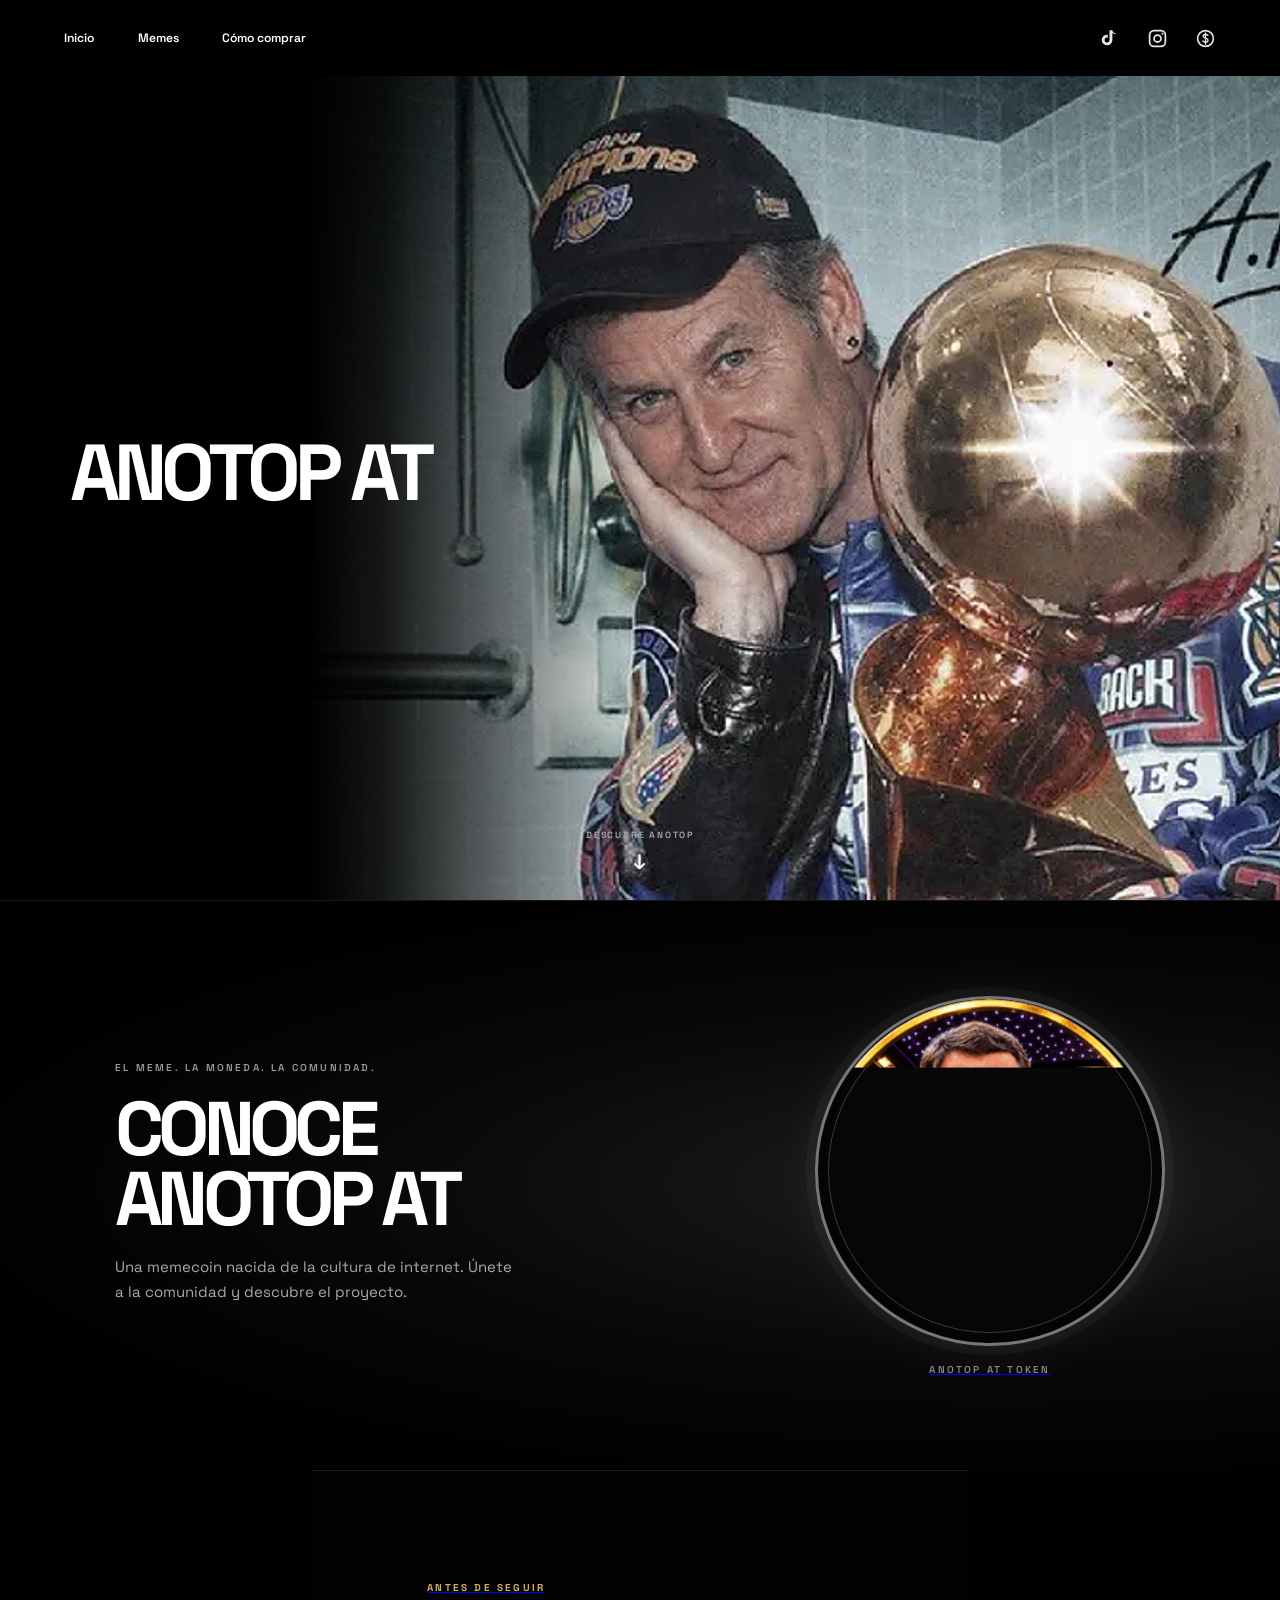
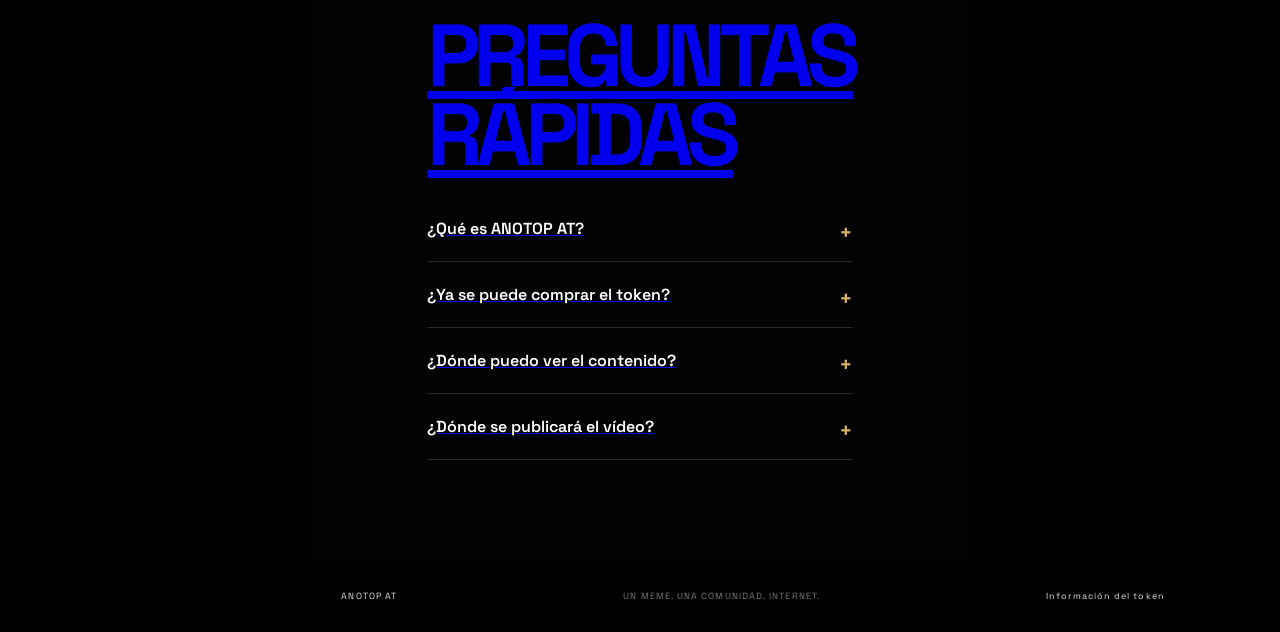
<file: index.html>
<!doctype html>
<html lang="es">
<head>
  <meta charset="utf-8">
  <meta name="viewport" content="width=device-width, initial-scale=1">
  <meta name="theme-color" content="#000000">
  <title>ANOTOP AT | Memecoin</title>
  <link rel="stylesheet" href="style.css">
</head>
<body class="home-page">
  <div class="netflix-intro home-intro" id="siteIntro" aria-hidden="true"><span>ANOTOP AT</span></div>
  <header class="topbar">
    <nav class="topbar-menu" aria-label="Menú principal">
      <a href="index.html" aria-current="page">Inicio</a>
      <a href="memes.html">Memes</a>
      <a href="como-comprar.html">Cómo comprar</a>
    </nav>
      <div class="social-icons" aria-label="Redes sociales y moneda">
        <a href="https://www.tiktok.com/@anotopat19" target="_blank" rel="noopener noreferrer" aria-label="TikTok" title="TikTok">
          <svg viewBox="0 0 24 24" aria-hidden="true"><path d="M19.6 7.2a6.9 6.9 0 0 1-4.3-1.5v8.1a6.1 6.1 0 1 1-5.3-6.1v3.3a2.8 2.8 0 1 0 2 2.7V2.5h3.3c.2 2 1.8 3.7 4.3 4v.7Z" fill="currentColor"/></svg>
        </a>
        <a href="https://www.instagram.com/anotop_at_coin?bqrl=MW5oMmZtZngzb3I4OQ%3D%3D&utm_source=qr" target="_blank" rel="noopener noreferrer" aria-label="Instagram" title="Instagram">
          <svg viewBox="0 0 24 24" aria-hidden="true"><rect x="3" y="3" width="18" height="18" rx="5" fill="none" stroke="currentColor" stroke-width="2"/><circle cx="12" cy="12" r="4" fill="none" stroke="currentColor" stroke-width="2"/><circle cx="17.6" cy="6.5" r="1.2" fill="currentColor"/></svg>
        </a>
        <a class="coin-social-placeholder" href="https://pump.fun/coin/Dm8S5wW4iuFS4UEi1EhR3rmteDWb8hPWJL5Lm1WFpump" target="_blank" rel="noopener noreferrer" aria-label="Comprar o consultar ANOTOP AT en Pump.fun" title="ANOTOP AT en Pump.fun">
          <svg viewBox="0 0 24 24" aria-hidden="true"><circle cx="12" cy="12" r="9" fill="none" stroke="currentColor" stroke-width="1.8"/><path d="M14.8 8.4c-.6-.7-1.5-1-2.7-1-1.7 0-2.8.8-2.8 2s1 1.8 2.8 2.2c1.8.4 2.8 1 2.8 2.3s-1.1 2.2-2.9 2.2c-1.2 0-2.3-.4-3.1-1.3M12 5.5v13" fill="none" stroke="currentColor" stroke-width="1.5" stroke-linecap="round"/></svg>
        </a>
      </div>
  </header>
  <main>
    <section class="hero" aria-label="ANOTOP AT">
      <h1 class="hero-title">ANOTOP AT</h1>
      <img class="hero-image" src="foto.jpg" alt="">
      <a class="hero-scroll" href="#coin-section">DESCUBRE ANOTOP <span>↓</span></a>
    </section>

    <section class="coin-section" id="coin-section">
      <div class="coin-copy">
        <p class="coin-eyebrow">EL MEME. LA MONEDA. LA COMUNIDAD.</p>
        <h2>CONOCE<br>ANOTOP AT</h2>
        <p>Una memecoin nacida de la cultura de internet. Únete a la comunidad y descubre el proyecto.</p>

      </div>
      <a class="coin-frame-wrap coin-token-link" href="https://pump.fun/coin/Dm8S5wW4iuFS4UEi1EhR3rmteDWb8hPWJL5Lm1WFpump" target="_blank" rel="noopener noreferrer" aria-label="Abrir ANOTOP AT en Pump.fun">
                <div class="coin-frame" id="interactiveCoin" aria-label="Medallón ANOTOP AT interactivo">
          <img class="coin-image" src="assets/coin.png" alt="Moneda ANOTOP AT" onerror="this.style.display='none';this.nextElementSibling.style.display='flex'">
          <div class="coin-emblem-fallback" role="img" aria-label="Logotipo provisional ANOTOP AT">
            <svg viewBox="0 0 240 240" aria-hidden="true">
              <defs><linearGradient id="coinGold" x1="0" y1="0" x2="1" y2="1"><stop offset="0" stop-color="#fff0b8"/><stop offset=".45" stop-color="#d2ad62"/><stop offset="1" stop-color="#805b24"/></linearGradient></defs>
              <circle cx="120" cy="120" r="111" fill="#090909" stroke="url(#coinGold)" stroke-width="8"/>
              <circle cx="120" cy="120" r="96" fill="none" stroke="#d2ad62" stroke-width="2"/>
              <circle cx="120" cy="120" r="78" fill="#17130c" stroke="#8c6b35" stroke-width="1.5"/>
              <path d="M120 52 137 91 179 95 148 124 157 166 120 145 83 166 92 124 61 95 103 91Z" fill="url(#coinGold)" opacity=".9"/>
              <text x="120" y="194" text-anchor="middle" fill="#f1d99b" font-family="Arial,sans-serif" font-size="17" font-weight="900" letter-spacing="3">ANOTOP AT</text>
            </svg>
          </div>
          <span class="coin-glint" aria-hidden="true"></span>
        </div>
        <span class="coin-caption">ANOTOP AT TOKEN</span>
      </div>
    </section>


    <section class="home-faq">
      <p class="section-kicker">ANTES DE SEGUIR</p>
      <h2>PREGUNTAS<br>RÁPIDAS</h2>
      <details><summary>¿Qué es ANOTOP AT?</summary><p>Un proyecto de memecoin inspirado en la cultura de memes y en el contenido de internet.</p></details>
      <details><summary>¿Ya se puede comprar el token?</summary><p>No. Todavía no hay una dirección oficial de contrato ni un enlace de compra confirmado. No envíes fondos a ninguna dirección.</p></details>
      <details><summary>¿Dónde puedo ver el contenido?</summary><p>En la sección Memes y en el canal de TikTok enlazado desde esta web.</p></details>
      <details><summary>¿Dónde se publicará el vídeo?</summary><p>En el enlace oficial de vídeo disponible en la sección Memes.</p></details>
    </section>
  </main>
  <footer class="site-footer"><a href="index.html">ANOTOP AT</a><span>UN MEME. UNA COMUNIDAD. INTERNET.</span><a href="como-comprar.html">Información del token</a></footer>
  <script src="site-intro.js"></script>
  <script src="coin-interaction.js"></script>
</body>
</html>
</file>
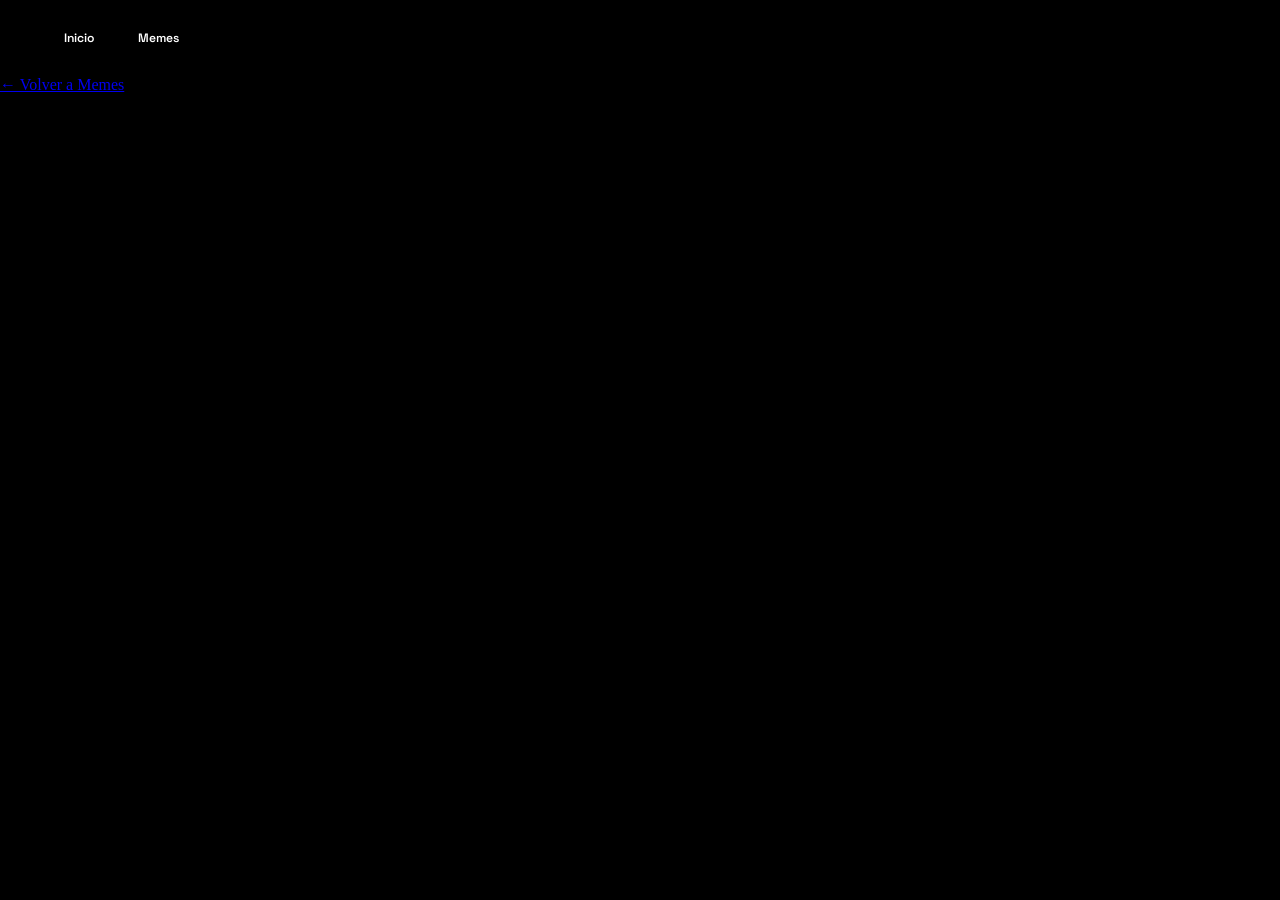
<file: anotop-at.html>
<!doctype html>
<html lang="es">
<head>
  <meta charset="utf-8">
  <meta name="viewport" content="width=device-width, initial-scale=1">
  <meta name="theme-color" content="#080808">
  <title>ANOTOP AT | Memes</title>
  <link rel="stylesheet" href="style.css">
</head>
<body class="catalog-page">
  <header class="topbar">
    <nav class="topbar-menu" aria-label="Menú principal">
      <a href="index.html">Inicio</a>
      <a href="memes.html">Memes</a>
    </nav>
  </header>
  <main class="detail-page">
    <a class="back-link" href="memes.html">← Volver a Memes</a>
    <div class="detail-art">
      <span class="poster-tag">ANOTOP ORIGINAL</span>
      <h1>ANOTOP AT</h1>
      <p>La historia acaba de empezar.</p>
      <span class="detail-mark">A · AT</span>
    </div>
    <section class="detail-info">
      <p class="catalog-kicker">PELÍCULA ORIGINAL</p>
      <h2>ANOTOP AT</h2>
      <p>Un universo propio de memes, ideas y personajes. Próximamente, más contenido.</p>
    </section>
  </main>
</body>
</html>
</file>
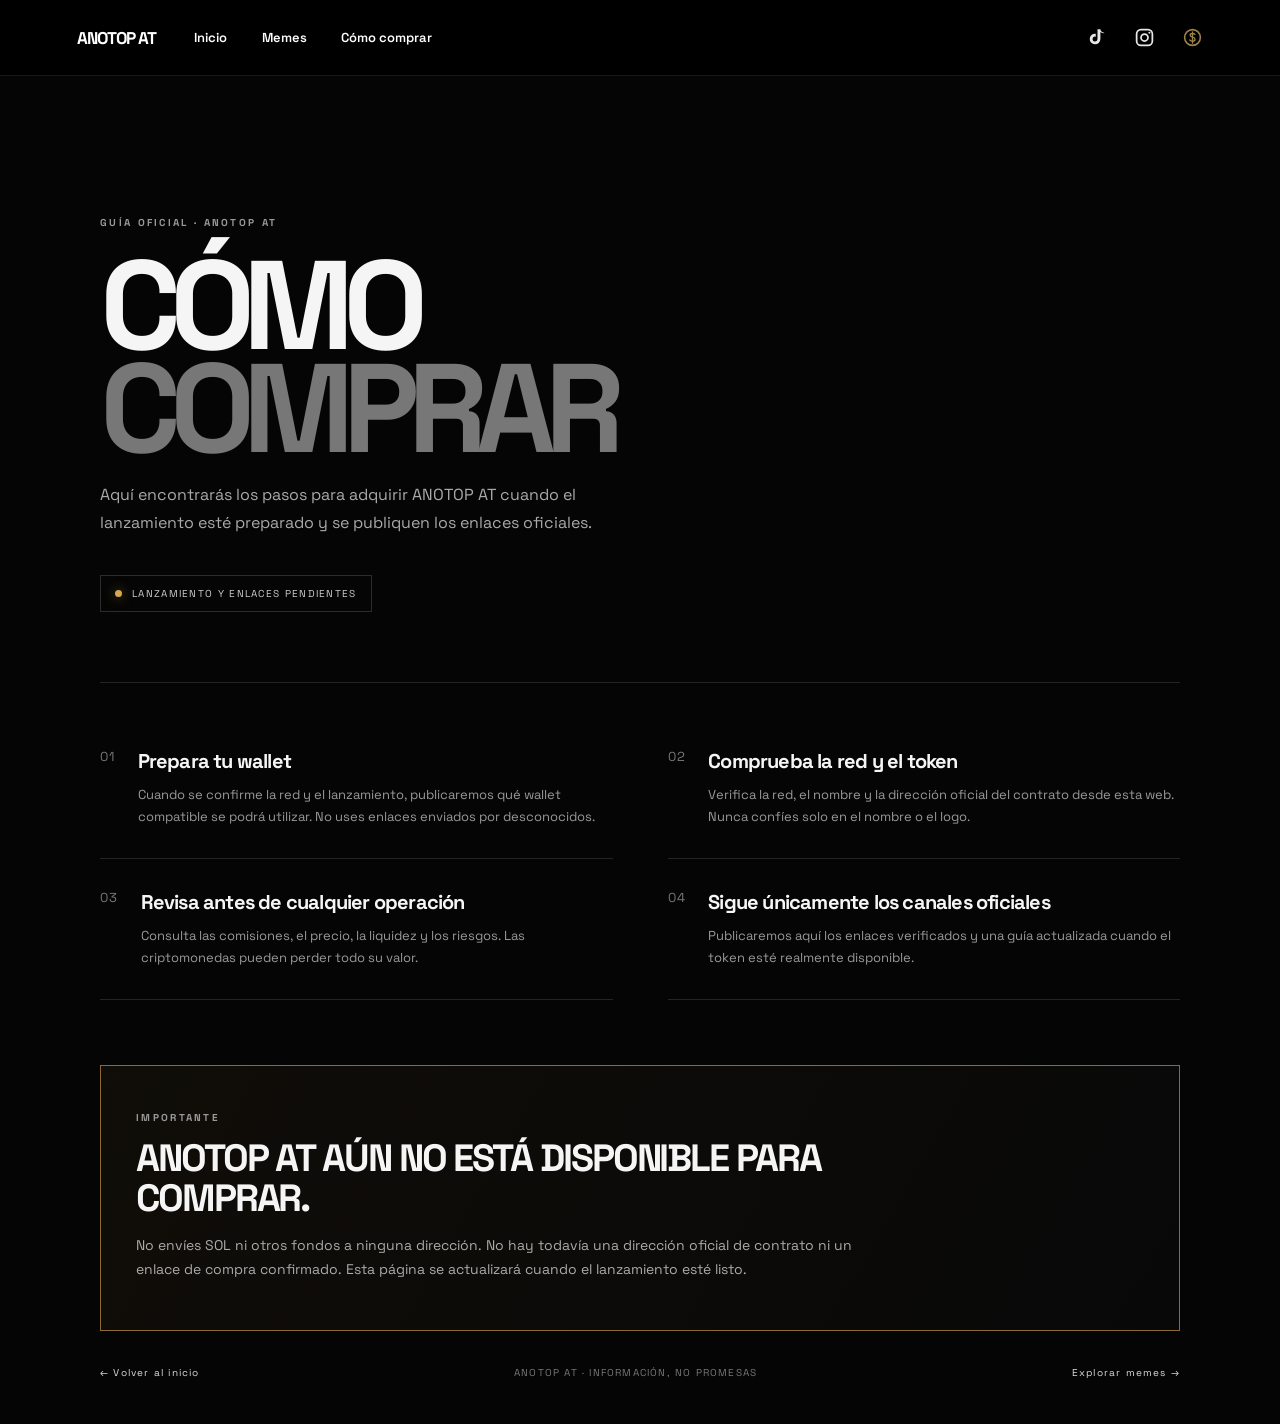
<file: como-comprar.html>
<!doctype html>
<html lang="es">
<head>
  <meta charset="utf-8">
  <meta name="viewport" content="width=device-width, initial-scale=1">
  <meta name="theme-color" content="#050505">
  <title>ANOTOP AT | Cómo comprar</title>
  <link rel="stylesheet" href="style.css">
</head>
<body class="buy-page">
  <header class="topbar">
    <a class="buy-brand" href="index.html">ANOTOP AT</a>
    <nav class="topbar-menu" aria-label="Menú principal">
      <a href="index.html">Inicio</a>
      <a href="memes.html">Memes</a>
      <a href="como-comprar.html" aria-current="page">Cómo comprar</a>
    </nav>
      <div class="social-icons" aria-label="Redes sociales y moneda">
        <a href="https://www.tiktok.com/@anotopat19" target="_blank" rel="noopener noreferrer" aria-label="TikTok" title="TikTok">
          <svg viewBox="0 0 24 24" aria-hidden="true"><path d="M19.6 7.2a6.9 6.9 0 0 1-4.3-1.5v8.1a6.1 6.1 0 1 1-5.3-6.1v3.3a2.8 2.8 0 1 0 2 2.7V2.5h3.3c.2 2 1.8 3.7 4.3 4v.7Z" fill="currentColor"/></svg>
        </a>
        <a href="https://www.instagram.com/anotop_at_coin?bqrl=MW5oMmZtZngzb3I4OQ%3D%3D&utm_source=qr" target="_blank" rel="noopener noreferrer" aria-label="Instagram" title="Instagram">
          <svg viewBox="0 0 24 24" aria-hidden="true"><rect x="3" y="3" width="18" height="18" rx="5" fill="none" stroke="currentColor" stroke-width="2"/><circle cx="12" cy="12" r="4" fill="none" stroke="currentColor" stroke-width="2"/><circle cx="17.6" cy="6.5" r="1.2" fill="currentColor"/></svg>
        </a>
        <span class="coin-social-placeholder" aria-label="Enlace de la moneda próximamente" title="Enlace de la moneda próximamente">
          <svg viewBox="0 0 24 24" aria-hidden="true"><circle cx="12" cy="12" r="9" fill="none" stroke="currentColor" stroke-width="1.8"/><path d="M14.8 8.4c-.6-.7-1.5-1-2.7-1-1.7 0-2.8.8-2.8 2s1 1.8 2.8 2.2c1.8.4 2.8 1 2.8 2.3s-1.1 2.2-2.9 2.2c-1.2 0-2.3-.4-3.1-1.3M12 5.5v13" fill="none" stroke="currentColor" stroke-width="1.5" stroke-linecap="round"/></svg>
        </span>
      </div>
  </header>
  <main class="buy-main">
    <section class="buy-hero">
      <p class="buy-eyebrow">GUÍA OFICIAL · ANOTOP AT</p>
      <h1>CÓMO<br><span>COMPRAR</span></h1>
      <p class="buy-intro">Aquí encontrarás los pasos para adquirir ANOTOP AT cuando el lanzamiento esté preparado y se publiquen los enlaces oficiales.</p>
      <div class="buy-status"><span></span> LANZAMIENTO Y ENLACES PENDIENTES</div>
    </section>
    <section class="buy-steps" aria-label="Pasos para comprar">
      <article class="buy-step"><span>01</span><div><h2>Prepara tu wallet</h2><p>Cuando se confirme la red y el lanzamiento, publicaremos qué wallet compatible se podrá utilizar. No uses enlaces enviados por desconocidos.</p></div></article>
      <article class="buy-step"><span>02</span><div><h2>Comprueba la red y el token</h2><p>Verifica la red, el nombre y la dirección oficial del contrato desde esta web. Nunca confíes solo en el nombre o el logo.</p></div></article>
      <article class="buy-step"><span>03</span><div><h2>Revisa antes de cualquier operación</h2><p>Consulta las comisiones, el precio, la liquidez y los riesgos. Las criptomonedas pueden perder todo su valor.</p></div></article>
      <article class="buy-step"><span>04</span><div><h2>Sigue únicamente los canales oficiales</h2><p>Publicaremos aquí los enlaces verificados y una guía actualizada cuando el token esté realmente disponible.</p></div></article>
    </section>
    <section class="buy-warning">
      <p class="buy-eyebrow">IMPORTANTE</p>
      <h2>ANOTOP AT AÚN NO ESTÁ DISPONIBLE PARA COMPRAR.</h2>
      <p>No envíes SOL ni otros fondos a ninguna dirección. No hay todavía una dirección oficial de contrato ni un enlace de compra confirmado. Esta página se actualizará cuando el lanzamiento esté listo.</p>
    </section>
    <footer class="buy-footer"><a href="index.html">← Volver al inicio</a><span>ANOTOP AT · INFORMACIÓN, NO PROMESAS</span><a href="memes.html">Explorar memes →</a></footer>
  </main>
</body>
</html>
</file>
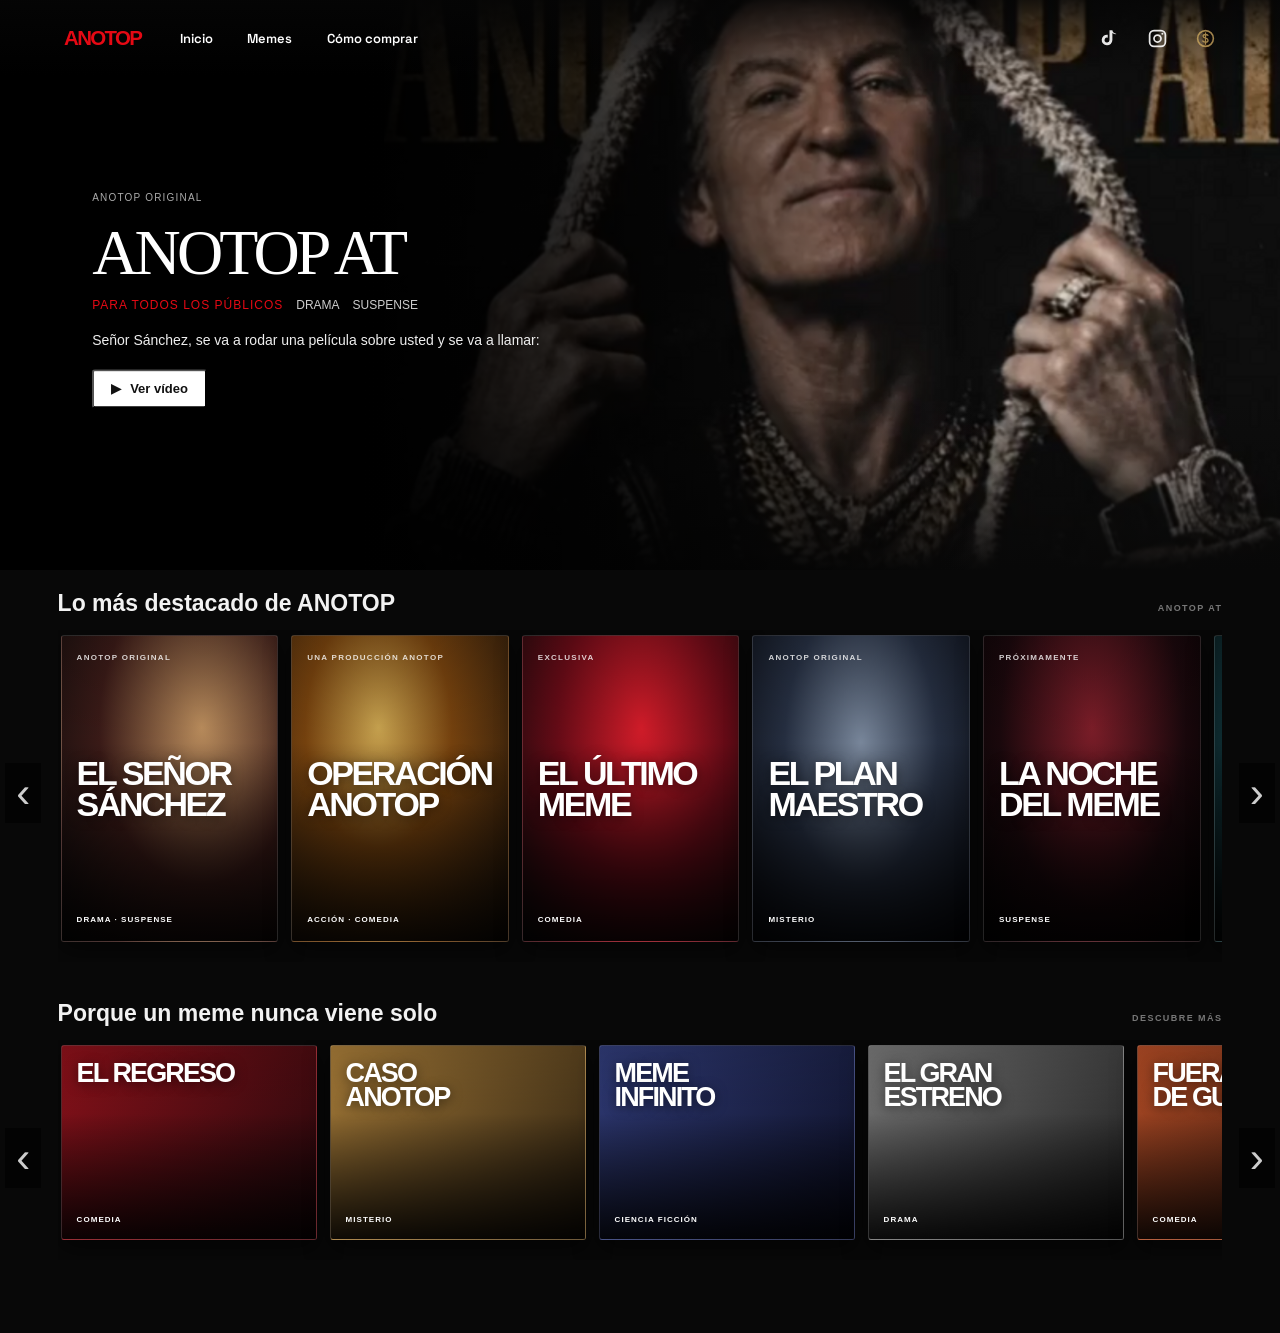
<file: memes.html>
<!doctype html>
<html lang="es">
<head>
  <meta charset="utf-8">
  <meta name="viewport" content="width=device-width, initial-scale=1">
  <meta name="theme-color" content="#050505">
  <title>ANOTOP AT | Memes</title>
  <link rel="stylesheet" href="style.css">
</head>
<body class="catalog-page netflix-page">
  <header class="topbar">
    <a class="brand netflix-wordmark" href="index.html" aria-label="ANOTOP AT">ANOTOP</a>
    <nav class="topbar-menu" aria-label="Menú principal">
      <a href="index.html">Inicio</a>
      <a href="memes.html" aria-current="page">Memes</a>
      <a href="como-comprar.html">Cómo comprar</a>
    </nav>
    <div class="social-icons" aria-label="Redes sociales">
      <a href="https://www.tiktok.com/@anotopat19" target="_blank" rel="noopener noreferrer" aria-label="TikTok" title="TikTok">
        <svg viewBox="0 0 24 24" aria-hidden="true"><path d="M19.6 7.2a6.9 6.9 0 0 1-4.3-1.5v8.1a6.1 6.1 0 1 1-5.3-6.1v3.3a2.8 2.8 0 1 0 2 2.7V2.5h3.3c.2 2 1.8 3.7 4.3 4v.7Z" fill="currentColor"/></svg>
      </a>
      <a href="https://www.instagram.com/anotop_at_coin?bqrl=MW5oMmZtZngzb3I4OQ%3D%3D&utm_source=qr" target="_blank" rel="noopener noreferrer" aria-label="Instagram" title="Instagram">
        <svg viewBox="0 0 24 24" aria-hidden="true"><rect x="3" y="3" width="18" height="18" rx="5" fill="none" stroke="currentColor" stroke-width="2"/><circle cx="12" cy="12" r="4" fill="none" stroke="currentColor" stroke-width="2"/><circle cx="17.6" cy="6.5" r="1.2" fill="currentColor"/></svg>
      </a>
      <span class="coin-social-placeholder" aria-label="Enlace de la moneda próximamente" title="Enlace de la moneda próximamente">
        <svg viewBox="0 0 24 24" aria-hidden="true"><circle cx="12" cy="12" r="9" fill="none" stroke="currentColor" stroke-width="1.8"/><path d="M14.8 8.4c-.6-.7-1.5-1-2.7-1-1.7 0-2.8.8-2.8 2s1 1.8 2.8 2.2c1.8.4 2.8 1 2.8 2.3s-1.1 2.2-2.9 2.2c-1.2 0-2.3-.4-3.1-1.3M12 5.5v13" fill="none" stroke="currentColor" stroke-width="1.5" stroke-linecap="round"/></svg>
      </span>
    </div>
  </header>

  <main class="streaming-home">
    <section class="featured">
      <img class="featured-image" src="assets/featured.jpg" alt="">
      <div class="featured-shade"></div>
      <div class="featured-copy">
        <p class="original-label">ANOTOP ORIGINAL</p>
        <h1>ANOTOP AT</h1>
        <div class="featured-meta"><span class="stars">PARA TODOS LOS PÚBLICOS</span><span>DRAMA</span><span>SUSPENSE</span></div>
        <p class="featured-description">Señor Sánchez, se va a rodar una película sobre usted y se va a llamar:</p>
        <button class="play-link offline-trigger" type="button">▶ <span>Ver vídeo</span></button>
      </div>
    </section>

    <section class="catalogue-section">
      <div class="catalogue-heading"><h2>Lo más destacado de ANOTOP</h2><span>ANOTOP AT</span></div>
      <div class="catalogue-row">
        <button class="row-arrow row-prev" type="button" aria-label="Desplazar a la izquierda">‹</button>
        <div class="poster-track">
          <button class="poster-card poster-one offline-trigger" type="button"><span class="poster-tag">ANOTOP ORIGINAL</span><strong>EL SEÑOR<br>SÁNCHEZ</strong><small>DRAMA · SUSPENSE</small></button>
          <button class="poster-card poster-two offline-trigger" type="button"><span class="poster-tag">UNA PRODUCCIÓN ANOTOP</span><strong>OPERACIÓN<br>ANOTOP</strong><small>ACCIÓN · COMEDIA</small></button>
          <button class="poster-card poster-three offline-trigger" type="button"><span class="poster-tag">EXCLUSIVA</span><strong>EL ÚLTIMO<br>MEME</strong><small>COMEDIA</small></button>
          <button class="poster-card poster-four offline-trigger" type="button"><span class="poster-tag">ANOTOP ORIGINAL</span><strong>EL PLAN<br>MAESTRO</strong><small>MISTERIO</small></button>
          <button class="poster-card poster-five offline-trigger" type="button"><span class="poster-tag">PRÓXIMAMENTE</span><strong>LA NOCHE<br>DEL MEME</strong><small>SUSPENSE</small></button>
          <button class="poster-card poster-six offline-trigger" type="button"><span class="poster-tag">COLECCIÓN ANOTOP</span><strong>INTERNET<br>EN LLAMAS</strong><small>DOCUMENTAL FICTICIO</small></button>
          <button class="poster-card poster-three offline-trigger" type="button"><span class="poster-tag">NUEVO ESTRENO</span><strong>EL REGRESO<br>DEL JEFE</strong><small>COMEDIA · DRAMA</small></button>
          <button class="poster-card poster-four offline-trigger" type="button"><span class="poster-tag">ANOTOP ORIGINAL</span><strong>MISIÓN<br>MONCLOA</strong><small>ACCIÓN</small></button>
          <button class="poster-card poster-five offline-trigger" type="button"><span class="poster-tag">SOLO EN ANOTOP</span><strong>EL DÍA<br>DEL CAOS</strong><small>SUSPENSE</small></button>
          <button class="poster-card poster-six offline-trigger" type="button"><span class="poster-tag">GRAN ESTRENO</span><strong>LA ÚLTIMA<br>RUEDA DE PRENSA</strong><small>COMEDIA</small></button>
          <button class="poster-card poster-one offline-trigger" type="button"><span class="poster-tag">ANOTOP ORIGINAL</span><strong>SE BUSCA<br>UN MEME</strong><small>MISTERIO</small></button>
          <button class="poster-card poster-two offline-trigger" type="button"><span class="poster-tag">PRÓXIMAMENTE</span><strong>EL MULTIVERSO<br>ANOTOP</strong><small>AVENTURA · COMEDIA</small></button>
        </div>
        <button class="row-arrow row-next" type="button" aria-label="Desplazar a la derecha">›</button>
      </div>
    </section>

    <section class="catalogue-section">
      <div class="catalogue-heading"><h2>Porque un meme nunca viene solo</h2><span>DESCUBRE MÁS</span></div>
      <div class="catalogue-row">
        <button class="row-arrow row-prev" type="button" aria-label="Desplazar a la izquierda">‹</button>
        <div class="poster-track">
          <button class="poster-card mini-poster mini-one offline-trigger" type="button"><strong>EL REGRESO</strong><small>COMEDIA</small></button>
          <button class="poster-card mini-poster mini-two offline-trigger" type="button"><strong>CASO<br>ANOTOP</strong><small>MISTERIO</small></button>
          <button class="poster-card mini-poster mini-three offline-trigger" type="button"><strong>MEME<br>INFINITO</strong><small>CIENCIA FICCIÓN</small></button>
          <button class="poster-card mini-poster mini-four offline-trigger" type="button"><strong>EL GRAN<br>ESTRENO</strong><small>DRAMA</small></button>
          <button class="poster-card mini-poster mini-five offline-trigger" type="button"><strong>FUERA<br>DE GUION</strong><small>COMEDIA</small></button>
          <button class="poster-card mini-poster mini-six offline-trigger" type="button"><strong>ANOTOP<br>UNIVERSE</strong><small>AVENTURA</small></button>
          <button class="poster-card mini-poster mini-three offline-trigger" type="button"><strong>EL CONSEJO<br>SECRETO</strong><small>THRILLER</small></button>
          <button class="poster-card mini-poster mini-four offline-trigger" type="button"><strong>OPERACIÓN<br>VIRAL</strong><small>ACCIÓN</small></button>
          <button class="poster-card mini-poster mini-five offline-trigger" type="button"><strong>UN MEME<br>MUY SERIO</strong><small>COMEDIA</small></button>
          <button class="poster-card mini-poster mini-six offline-trigger" type="button"><strong>EL CLUB<br>DEL ANOTOP</strong><small>AVENTURA</small></button>
          <button class="poster-card mini-poster mini-one offline-trigger" type="button"><strong>LA GRAN<br>CONFUSIÓN</strong><small>MISTERIO</small></button>
          <button class="poster-card mini-poster mini-two offline-trigger" type="button"><strong>TODO POR<br>UN MEME</strong><small>DRAMA · COMEDIA</small></button>
        </div>
        <button class="row-arrow row-next" type="button" aria-label="Desplazar a la derecha">›</button>
      </div>
    </section>
  </main>

  <div class="offline-overlay" id="offlineNotice" role="dialog" aria-modal="true" aria-labelledby="offlineTitle" hidden>
    <div class="offline-box">
      <span class="offline-symbol" aria-hidden="true">!</span>
      <p class="offline-kicker">ANOTOP STREAMING</p>
      <h2 id="offlineTitle">No hay conexión a Internet</h2>
      <p>Comprueba tu conexión e inténtalo de nuevo.</p>
      <button type="button" id="offlineClose">Aceptar</button>
    </div>
  </div>
  <script src="catalogue.js"></script>
</body>
</html>
</file>
<file: style.css>
@import url('https://fonts.googleapis.com/css2?family=Space+Grotesk:wght@400;500;600;700&display=swap');
* { box-sizing: border-box; }
html, body { width: 100%; min-height: 100%; margin: 0; background: #000; }
body { overflow-x: hidden; overflow-y: auto; }
.topbar { height: 76px; width: 100%; background: #000; }
.topbar-menu { height: 100%; width: 100%; display: flex; align-items: center; justify-content: flex-end; gap: 36px; padding: 0 clamp(24px, 5.5vw, 92px); }
.topbar-menu a { color: #fff !important; font-family: 'Space Grotesk', sans-serif; font-size: 15px; font-weight: 600; text-decoration: none; transition: opacity .2s ease; }
.topbar-menu a:hover { opacity: .65; }
.hero { position: relative; width: 100%; min-height: calc(100svh - 76px); overflow: hidden; background: #000; }
.hero-title { position: absolute; z-index: 2; top: 48%; left: clamp(24px, 5.5vw, 92px); width: 42vw; transform: translateY(-50%); margin: 0; color: #fff; font-family: 'Space Grotesk', sans-serif; font-size: clamp(3rem, 6.2vw, 6.2rem); font-weight: 700; letter-spacing: -.075em; line-height: .92; }
.hero-image { position: absolute; top: 50%; right: 0; height: 100%; width: min(76vw, 1200px); object-fit: cover; object-position: center; transform: translateY(-50%); -webkit-mask-image: linear-gradient(to right, transparent 0%, rgba(0,0,0,.12) 8%, #000 35%); mask-image: linear-gradient(to right, transparent 0%, rgba(0,0,0,.12) 8%, #000 35%); }

/* Catálogo estilo plataforma de streaming */
body.netflix-page { overflow-x: hidden; overflow-y: auto; color: #fff; background: #080808; font-family: Arial, Helvetica, sans-serif; }
.netflix-page .topbar { position: absolute; z-index: 10; top: 0; left: 0; display: flex; align-items: center; justify-content: space-between; padding: 0 5vw; background: linear-gradient(#050505dd, transparent); }
.brand { color: #e50914; font-size: 23px; font-weight: 900; letter-spacing: -.08em; text-decoration: none; }
.brand span { color: #fff; font-size: 12px; letter-spacing: .08em; }
.netflix-page .topbar-menu { width: auto; gap: 28px; padding: 0; }
.netflix-page .topbar-menu a { font-size: 13px; }
.streaming-home { min-height: 100vh; padding-bottom: 55px; background: #080808; }
.featured { position: relative; min-height: 440px; height: min(62vw, 570px); max-height: 610px; overflow: hidden; background: radial-gradient(ellipse at 76% 35%, #29303c, transparent 44%), linear-gradient(90deg,#000 20%,#171717 100%); }
.featured-image { position: absolute; inset: 0 0 0 auto; width: 70%; height: 100%; object-fit: cover; object-position: center 35%; }
.featured-shade { position: absolute; inset: 0; background: linear-gradient(90deg,#000 0%,#000 28%,#000c 45%,transparent 78%), linear-gradient(0deg,#080808 0%,transparent 30%); }
.featured-copy { position: absolute; z-index: 2; top: 50%; left: 7.2%; width: min(42%, 490px); transform: translateY(-43%); }
.original-label { margin: 0 0 20px; color: #aaa; font-size: 10px; letter-spacing: .12em; }
.featured-copy h1 { margin: 0 0 14px; color: #fff; font-family: Georgia,serif; font-size: clamp(35px,5vw,67px); font-weight: 500; line-height: .95; letter-spacing: -.06em; }
.featured-meta { display: flex; align-items: center; flex-wrap: wrap; gap: 13px; color: #ccc; font-size: 12px; }
.stars { color: #e50914; letter-spacing: 1px; }
.quality { padding: 3px 5px; border: 1px solid #888; border-radius: 2px; color: #bbb; font-size: 9px; }
.featured-description { max-width: 390px; margin: 18px 0; color: #eee; font-size: 14px; line-height: 1.5; }
.play-link { display: inline-flex; align-items: center; gap: 9px; padding: 10px 17px; border-radius: 3px; background: #fff; color: #111; font-size: 13px; font-weight: 700; text-decoration: none; }
.stream-row { position: relative; z-index: 3; margin: -5px 0 23px; padding: 0 0 0 4.5%; }
.stream-row h2 { margin: 0 0 10px; color: #e5e5e5; font-size: 17px; font-weight: 600; }
.thumbs { display: flex; gap: 9px; overflow-x: auto; padding: 3px 4.5% 13px 0; scrollbar-width: thin; scrollbar-color: #555 #111; }
.thumb { position: relative; flex: 0 0 17%; min-width: 145px; aspect-ratio: 16 / 9; overflow: hidden; display: flex; align-items: center; justify-content: center; background: linear-gradient(135deg,#242424,#090909); border: 1px solid #ffffff12; color: #888; text-decoration: none; }
.thumb img { position: absolute; inset: 0; z-index: 1; width: 100%; height: 100%; object-fit: cover; }
.image-placeholder { position: absolute; z-index: 0; font-size: 12px; font-weight: 700; letter-spacing: .12em; color: #777; }
.thumb-featured { outline: 2px solid #ddd; outline-offset: -2px; }
.thumb-featured .image-placeholder { color: #fff; font-family: Georgia,serif; font-size: 20px; text-align: center; }
@media (max-width: 700px) {
  .topbar-menu { gap: 24px; padding: 0 7vw; }
  .hero-title { top: 16%; left: 7vw; width: 86vw; font-size: clamp(2.7rem, 11vw, 4.8rem); transform: none; }
  .hero-image { width: 100%; height: 78svh; top: auto; bottom: 0; transform: none; -webkit-mask-image: linear-gradient(to right, transparent 0%, #000 38%); mask-image: linear-gradient(to right, transparent 0%, #000 38%); }
  .netflix-page .topbar { height: 62px; padding: 0 5vw; }
  .brand { font-size: 19px; }
  .netflix-page .topbar-menu { gap: 16px; }
  .netflix-page .topbar-menu a { font-size: 12px; }
  .featured { min-height: 460px; height: 78vh; max-height: 620px; }
  .featured-image { width: 100%; height: 65%; top: 0; object-position: center; }
  .featured-shade { background: linear-gradient(0deg,#080808 12%,#080808dd 30%,transparent 75%), linear-gradient(90deg,#0005,transparent); }
  .featured-copy { top: auto; bottom: 55px; left: 6%; width: 88%; transform: none; }
  .featured-copy h1 { font-size: 42px; }
  .featured-description { max-width: 340px; font-size: 13px; }
  .stream-row { padding-left: 5%; }
  .stream-row h2 { font-size: 15px; }
  .thumb { flex-basis: 42%; min-width: 145px; }
}


/* Intro cinematográfica al entrar en la sección Memes */
.netflix-intro {
  position: fixed;
  z-index: 9999;
  inset: 0;
  display: flex;
  align-items: center;
  justify-content: center;
  overflow: hidden;
  background: #000;
  pointer-events: none;
  animation: intro-screen-out .7s ease 2.15s forwards;
}
.netflix-intro::before {
  content: "";
  position: absolute;
  width: 2px;
  height: 150vh;
  background: linear-gradient(transparent, #e50914 35%, #ff2633 50%, #e50914 65%, transparent);
  box-shadow: 0 0 35px 12px #e5091466;
  transform: rotate(22deg) scaleY(.05);
  opacity: 0;
  animation: intro-beam 1.25s cubic-bezier(.2,.7,.2,1) .25s forwards;
}
.netflix-intro span {
  position: relative;
  color: #e50914;
  font-family: Arial, Helvetica, sans-serif;
  font-size: clamp(48px, 10vw, 112px);
  font-weight: 900;
  letter-spacing: -.075em;
  text-shadow: 0 0 28px #e5091466;
  opacity: 0;
  transform: scale(.55);
  animation: intro-wordmark 1.35s cubic-bezier(.16,1,.3,1) .35s forwards;
}
@keyframes intro-beam {
  0% { opacity: 0; transform: rotate(22deg) scaleY(.05); }
  35% { opacity: 1; }
  100% { opacity: .35; transform: rotate(22deg) scaleY(1); }
}
@keyframes intro-wordmark {
  0% { opacity: 0; transform: scale(.55); filter: blur(14px); }
  45% { opacity: 1; filter: blur(0); }
  100% { opacity: 1; transform: scale(1); filter: blur(0); }
}
@keyframes intro-screen-out {
  to { opacity: 0; visibility: hidden; }
}
@media (prefers-reduced-motion: reduce) {
  .netflix-intro, .netflix-intro::before, .netflix-intro span {
    animation-duration: .01ms !important;
    animation-delay: 0ms !important;
  }
}


/* Inicio de ANOTOP AT: segunda sección con marco para la moneda */
body.home-page { overflow-x: hidden; overflow-y: auto; background: #000; color: #fff; }
.home-page .hero { min-height: calc(100svh - 76px); height: calc(100svh - 76px); }
.hero-scroll { position: absolute; z-index: 3; left: 50%; bottom: 25px; transform: translateX(-50%); display: flex; flex-direction: column; align-items: center; gap: 7px; color: #aaa; font: 600 9px 'Space Grotesk',sans-serif; letter-spacing: .2em; text-decoration: none; }
.hero-scroll span { color: #fff; font-size: 21px; animation: scroll-bob 1.5s ease-in-out infinite; }
@keyframes scroll-bob { 50% { transform: translateY(5px); } }
.coin-section { min-height: 570px; display: flex; align-items: center; justify-content: space-between; gap: 50px; padding: 90px clamp(24px, 9vw, 140px); background: radial-gradient(ellipse at 78% 50%,#1d1d1d 0%,#090909 42%,#000 78%); border-top: 1px solid #ffffff16; }
.coin-copy { max-width: 490px; }
.coin-eyebrow { color: #999; font: 600 10px 'Space Grotesk',sans-serif; letter-spacing: .22em; }
.coin-copy h2 { margin: 20px 0; color: #fff; font: 700 clamp(42px,6vw,76px)/.92 'Space Grotesk',sans-serif; letter-spacing: -.075em; }
.coin-copy p:last-child { max-width: 400px; color: #aaa; font: 15px/1.7 'Space Grotesk',sans-serif; }
.coin-frame-wrap { display: flex; flex-direction: column; align-items: center; gap: 17px; }
.coin-frame { position: relative; width: clamp(220px, 29vw, 350px); aspect-ratio: 1; display: flex; align-items: center; justify-content: center; overflow: hidden; border: 3px solid #777; border-radius: 50%; background: radial-gradient(circle,#242424,#080808 68%); box-shadow: 0 0 0 9px #ffffff08, 0 0 55px #ffffff12, inset 0 0 35px #000; }
.coin-frame::before { content: ""; position: absolute; inset: 10px; border: 1px solid #ffffff38; border-radius: 50%; pointer-events: none; }
.coin-frame img { position: absolute; inset: 0; z-index: 2; width: 100%; height: 100%; object-fit: cover; border-radius: 50%; }
.coin-placeholder { color: #777; font: 700 15px/1.5 'Space Grotesk',sans-serif; letter-spacing: .16em; text-align: center; }
.coin-caption { color: #888; font: 600 10px 'Space Grotesk',sans-serif; letter-spacing: .22em; }
@media (max-width: 700px) {
  .home-page .hero { min-height: calc(100svh - 62px); height: calc(100svh - 62px); }
  .coin-section { min-height: auto; flex-direction: column; align-items: flex-start; gap: 38px; padding: 75px 8vw; }
  .coin-frame-wrap { align-self: center; }
  .coin-frame { width: min(72vw, 300px); }
}


/* Página Cómo comprar */
body.buy-page { min-height:100vh; color:#f5f5f5; background:#050505; font-family:'Space Grotesk',sans-serif; }
.buy-page .topbar { display:flex; align-items:center; justify-content:space-between; padding:0 clamp(22px,6vw,90px); border-bottom:1px solid #ffffff18; }
.buy-brand { color:#fff; font-size:17px; font-weight:700; letter-spacing:-.06em; text-decoration:none; }
.buy-page .topbar-menu { width:auto; gap:clamp(14px,3vw,34px); padding:0; }
.buy-page .topbar-menu a { font-size:13px; }
.buy-main { width:min(1080px,88vw); margin:0 auto; }
.buy-hero { padding:clamp(70px,11vw,130px) 0 70px; border-bottom:1px solid #ffffff20; }
.buy-eyebrow { color:#999; font-size:10px; font-weight:700; letter-spacing:.23em; }
.buy-hero h1 { margin:25px 0 20px; font-size:clamp(62px,11vw,126px); line-height:.82; letter-spacing:-.09em; }
.buy-hero h1 span { color:#777; }
.buy-intro { max-width:570px; color:#aaa; font-size:16px; line-height:1.75; }
.buy-status { display:inline-flex; align-items:center; gap:10px; margin-top:22px; padding:11px 14px; border:1px solid #ffffff28; color:#ccc; font-size:10px; letter-spacing:.13em; }
.buy-status span { width:7px; height:7px; border-radius:50%; background:#d7a84b; box-shadow:0 0 12px #d7a84b88; }
.buy-steps { display:grid; grid-template-columns:1fr 1fr; gap:0 55px; padding:35px 0 65px; }
.buy-step { display:flex; gap:22px; padding:30px 0; border-bottom:1px solid #ffffff20; }
.buy-step > span { color:#777; font-size:13px; letter-spacing:.1em; }
.buy-step h2 { margin:0 0 10px; font-size:20px; letter-spacing:-.04em; }
.buy-step p { margin:0; color:#999; font-size:13px; line-height:1.7; }
.buy-warning { padding:35px; border:1px solid #8a6b35; background:linear-gradient(120deg,#211a0e66,#080808); }
.buy-warning h2 { max-width:700px; margin:15px 0; font-size:clamp(23px,4vw,38px); line-height:1.05; letter-spacing:-.055em; }
.buy-warning > p:last-child { max-width:760px; color:#aaa; font-size:14px; line-height:1.7; }
.buy-footer { display:flex; justify-content:space-between; gap:20px; padding:35px 0 45px; color:#777; font-size:10px; letter-spacing:.12em; }
.buy-footer a { color:#ddd; text-decoration:none; }
@media(max-width:700px) {
 .buy-page .topbar { height:auto; min-height:68px; padding:12px 6vw; flex-wrap:wrap; gap:10px; }
 .buy-page .topbar-menu { gap:14px; }
 .buy-page .topbar-menu a { font-size:11px; }
 .buy-brand { font-size:15px; }
 .buy-steps { grid-template-columns:1fr; }
 .buy-warning { padding:25px; }
 .buy-footer { flex-direction:column; }
}

/* Manifiesto ANOTOP AT bajo la presentación */
.anotop-manifesto { margin-top:30px; padding:18px 20px 17px; max-width:390px; border-left:2px solid #d2ad62; background:linear-gradient(90deg,#d2ad6214,transparent); }
.manifesto-mark { color:#d2ad62; font:700 34px Georgia,serif; line-height:.8; }
.anotop-manifesto p { margin:8px 0 17px; color:#aaa; font:600 13px/1.7 'Space Grotesk',sans-serif; letter-spacing:.08em; }
.anotop-manifesto p strong { color:#fff; }
.anotop-manifesto a { color:#d2ad62; font:700 9px 'Space Grotesk',sans-serif; letter-spacing:.14em; text-decoration:none; }
.anotop-manifesto a span { padding-left:5px; font-size:14px; }
.anotop-manifesto a:hover { color:#fff; }
@media(max-width:700px) { .anotop-manifesto { margin-top:24px; max-width:100%; } }


/* Secciones finales del universo ANOTOP */
.home-universe,.home-faq{padding:100px clamp(24px,9vw,140px);border-top:1px solid #ffffff18;background:#080808}
.section-kicker{color:#d2ad62;font:700 10px 'Space Grotesk',sans-serif;letter-spacing:.22em}
.home-universe h2,.home-faq h2{margin:22px 0;font:700 clamp(44px,7vw,88px)/.9 'Space Grotesk',sans-serif;letter-spacing:-.08em}
.home-universe>p{max-width:560px;color:#aaa;font:15px/1.8 'Space Grotesk',sans-serif}
.universe-grid{display:grid;grid-template-columns:repeat(3,1fr);gap:14px;margin-top:42px}
.universe-card{min-height:235px;padding:23px;display:flex;flex-direction:column;justify-content:space-between;text-decoration:none;transition:transform .2s ease}
.universe-card:hover{transform:translateY(-5px)}
.universe-card span,.universe-card i{font:700 9px 'Space Grotesk',sans-serif;letter-spacing:.16em;font-style:normal}
.universe-card strong{font:700 clamp(22px,3vw,38px)/.95 'Space Grotesk',sans-serif;letter-spacing:-.06em}
.universe-card-red{background:#b20d18;color:#fff}.universe-card-gold{background:#d2ad62;color:#080808}.universe-card-light{background:#e7e4dc;color:#111}
.home-faq{background:#030303}
.home-faq details{max-width:760px;padding:22px 0;border-bottom:1px solid #ffffff25;color:#fff}
.home-faq summary{cursor:pointer;font:600 16px 'Space Grotesk',sans-serif;list-style:none}
.home-faq summary:after{content:'+';float:right;color:#d2ad62;font-size:22px}
.home-faq details[open] summary:after{content:'−'}
.home-faq details p{max-width:650px;color:#999;font:14px/1.7 'Space Grotesk',sans-serif}
.site-footer{display:flex;justify-content:space-between;align-items:center;gap:18px;padding:30px clamp(24px,9vw,140px);background:#000;color:#777;font:9px 'Space Grotesk',sans-serif;letter-spacing:.12em}
.site-footer a{color:#ddd;text-decoration:none}
.meme-tile{min-width:190px;aspect-ratio:4/3}
.meme-tile .image-placeholder{position:relative;color:#fff;text-align:center;font:700 19px/1.1 'Space Grotesk',sans-serif;letter-spacing:-.04em}
.tile-red{background:linear-gradient(135deg,#e50914,#4b0509)}.tile-gold{background:linear-gradient(135deg,#e3c47f,#74521c)}.tile-silver{background:linear-gradient(135deg,#aaa,#333)}.tile-dark{background:linear-gradient(135deg,#272727,#050505)}
.meme-callout{margin:35px 4.5% 80px;padding:55px;background:linear-gradient(110deg,#171717,#080808);border:1px solid #ffffff18}
.meme-callout h2{margin:10px 0 25px;font:700 clamp(35px,6vw,68px)/.9 'Space Grotesk',sans-serif;letter-spacing:-.07em}
@media(max-width:700px){.universe-grid{grid-template-columns:1fr}.universe-card{min-height:180px}.home-universe,.home-faq{padding:70px 8vw}.site-footer{flex-direction:column;align-items:flex-start}.meme-callout{padding:30px 24px;margin-left:5%;margin-right:5%}}


/* Iconos sociales en la navegación */
.topbar{display:flex;align-items:center;justify-content:space-between;padding-left:clamp(20px,5vw,80px);padding-right:clamp(20px,5vw,80px)}
.topbar .topbar-menu{width:auto;flex:1}
.social-icons{display:flex;align-items:center;gap:18px;margin-left:30px}
.social-icons a,.coin-social-placeholder{display:inline-flex;width:22px;height:22px;align-items:center;justify-content:center;color:#fff;opacity:.9;transition:opacity .2s ease,transform .2s ease}
.social-icons a:hover{opacity:1;transform:translateY(-2px)}
.social-icons svg,.coin-social-placeholder svg{width:21px;height:21px;display:block}
.coin-social-placeholder{color:#d2ad62;opacity:.75;cursor:default}
@media(max-width:700px){
 .topbar{padding-left:5vw;padding-right:5vw}
 .topbar .topbar-menu{flex:1;gap:14px;justify-content:flex-start}
 .social-icons{gap:10px;margin-left:12px}
 .social-icons a,.coin-social-placeholder{width:19px;height:19px}
 .social-icons svg,.coin-social-placeholder svg{width:18px;height:18px}
 .topbar-menu a{font-size:12px}
}

/* Navegación alineada a la izquierda y con más aire */
.topbar .topbar-menu{justify-content:flex-start;gap:clamp(34px,5vw,76px);padding-left:0}
.social-icons{margin-left:clamp(42px,7vw,110px);gap:clamp(20px,3vw,38px)}
@media(max-width:700px){
 .topbar .topbar-menu{justify-content:flex-start;gap:clamp(16px,4vw,28px);padding-left:0}
 .social-icons{margin-left:clamp(18px,5vw,32px);gap:14px}
}

/* Medallón ANOTOP AT: logo vectorial integrado, no depende de una imagen rota */
.coin-emblem{position:relative;z-index:2;width:100%;height:100%;display:flex;align-items:center;justify-content:center;padding:8%}
.coin-emblem svg{display:block;width:100%;height:100%;filter:drop-shadow(0 5px 16px #000b)}
.coin-frame{background:#080808}
.coin-frame .coin-placeholder{display:none}
.coin-social-placeholder{flex:0 0 22px}
@media(max-width:700px){.coin-social-placeholder{flex-basis:19px}}
/* Entrada Netflix auténtica antes de revelar la ficha de la película */
.netflix-intro span{color:#e50914;font-family:Arial,Helvetica,sans-serif;font-size:clamp(58px,12vw,132px);font-weight:900;letter-spacing:-.075em;text-shadow:0 0 32px #e5091466}
.featured-description{max-width:480px}

/* Medallón interactivo ANOTOP */
.coin-frame{position:relative;overflow:hidden;transform-style:preserve-3d;will-change:transform;transition:transform .18s ease-out,filter .25s ease;cursor:pointer;perspective:900px}
.coin-frame:hover{filter:drop-shadow(0 20px 32px #d2ad6233)}
.coin-image,.coin-emblem-fallback{position:absolute;inset:0;width:100%;height:100%;object-fit:contain;border-radius:50%;z-index:2}
.coin-emblem-fallback{display:none;align-items:center;justify-content:center;padding:8%;background:#080808}
.coin-emblem-fallback svg{width:100%;height:100%;display:block;filter:drop-shadow(0 5px 16px #000b)}
.coin-glint{position:absolute;z-index:3;inset:-45%;pointer-events:none;opacity:0;background:linear-gradient(115deg,transparent 42%,#fff8 49%,#fff0 56%,transparent 62%);transform:translateX(-65%) rotate(12deg);transition:opacity .2s}
.coin-frame:hover .coin-glint{opacity:.65;animation:coinShine .9s ease forwards}
@keyframes coinShine{to{transform:translateX(65%) rotate(12deg)}}
@media(prefers-reduced-motion:reduce){.coin-frame,.coin-glint{transition:none;animation:none!important}}

/* Intro de marca: solo al entrar por primera vez a la web en esta sesión */
.home-intro span{color:#e50914;font-family:Arial,Helvetica,sans-serif;font-size:clamp(54px,11vw,128px);font-weight:900;letter-spacing:-.075em;text-shadow:0 0 32px #e5091466}
.home-intro.is-hidden{display:none}
.home-intro.is-done{animation:intro-screen-out .7s ease forwards}
.home-intro.is-done span{animation:intro-wordmark .9s cubic-bezier(.16,1,.3,1) forwards}
.home-intro::before{animation:intro-beam 1.25s cubic-bezier(.2,.7,.2,1) .15s forwards}
.home-intro span{animation:intro-wordmark 1.35s cubic-bezier(.16,1,.3,1) .25s forwards}
.home-intro{animation:intro-screen-out .7s ease 2.1s forwards}
@media(prefers-reduced-motion:reduce){.home-intro,.home-intro::before,.home-intro span{animation-duration:.01ms!important;animation-delay:0ms!important}}
/* Header estable: navegación e iconos nunca se montan unos sobre otros */
.topbar{display:flex;align-items:center;justify-content:flex-start;gap:clamp(18px,3vw,44px);min-width:0}
.topbar .topbar-menu{width:auto;min-width:0;flex:0 1 auto;display:flex;align-items:center;justify-content:flex-start;gap:clamp(20px,3.4vw,52px);padding:0;white-space:nowrap}
.topbar-menu a{white-space:nowrap;font-size:clamp(12px,.95vw,15px)}
.social-icons{flex:0 0 auto;margin-left:auto;gap:clamp(14px,2vw,26px);white-space:nowrap}
.netflix-page .topbar{display:flex;justify-content:flex-start;gap:clamp(18px,3vw,42px)}
.netflix-page .brand{flex:0 0 auto;font-size:clamp(17px,1.6vw,23px);white-space:nowrap}
.netflix-page .topbar-menu{flex:0 1 auto;gap:clamp(18px,2.7vw,36px)}
.buy-page .topbar{display:flex;justify-content:flex-start;gap:clamp(18px,3vw,42px)}
.buy-page .buy-brand{flex:0 0 auto;white-space:nowrap}
.buy-page .topbar-menu{flex:0 1 auto;gap:clamp(18px,2.7vw,36px)}
@media(max-width:760px){
 .topbar{height:auto;min-height:68px;flex-wrap:wrap;row-gap:9px;padding-top:10px;padding-bottom:10px}
 .topbar .topbar-menu{flex:1 1 auto;gap:clamp(13px,3vw,22px);overflow:visible}
 .topbar-menu a{font-size:11px}
 .social-icons{margin-left:auto;gap:12px}
 .netflix-page .topbar,.buy-page .topbar{height:auto;min-height:68px;flex-wrap:wrap}
 .netflix-page .topbar-menu,.buy-page .topbar-menu{flex:1 1 auto;gap:clamp(12px,2.8vw,20px)}
}
@media(max-width:420px){
 .topbar{column-gap:12px}
 .topbar .topbar-menu{gap:11px}
 .topbar-menu a{font-size:10px}
 .social-icons{gap:9px}
 .social-icons a,.coin-social-placeholder{width:18px;height:18px}
 .social-icons svg,.coin-social-placeholder svg{width:17px;height:17px}
 .netflix-page .brand{font-size:16px}
}

/* Catálogo ANOTOP estilo plataforma de streaming */
.catalogue-section{padding:20px 4.5% 18px;background:#080808}
.catalogue-heading{display:flex;align-items:baseline;justify-content:space-between;gap:15px;margin:0 0 13px}
.catalogue-heading h2{margin:0;color:#f2f2f2;font:700 clamp(17px,2vw,23px) Arial,sans-serif}
.catalogue-heading>span{color:#777;font:700 9px Arial,sans-serif;letter-spacing:.16em}
.catalogue-row{position:relative}
.poster-track{display:flex;gap:13px;overflow-x:auto;scroll-behavior:smooth;padding:5px 3px 20px;scrollbar-width:none}
.poster-track::-webkit-scrollbar{display:none}
.poster-card{position:relative;flex:0 0 clamp(145px,17vw,225px);height:clamp(205px,24vw,310px);display:flex;flex-direction:column;justify-content:space-between;align-items:flex-start;padding:17px 15px;border:1px solid #ffffff20;border-radius:3px;overflow:hidden;text-align:left;color:#fff;cursor:pointer;transition:transform .22s ease,filter .22s ease;box-shadow:0 8px 24px #0008}
.poster-card::before{content:"";position:absolute;inset:0;background:linear-gradient(180deg,#0002 0%,transparent 35%,#000d 100%);pointer-events:none}
.poster-card:hover{transform:scale(1.045);filter:brightness(1.15);z-index:2}
.poster-card>*{position:relative;z-index:1}
.poster-tag{font:700 8px Arial,sans-serif;letter-spacing:.16em;opacity:.8}
.poster-card strong{font:900 clamp(22px,2.7vw,34px)/.9 Arial,sans-serif;letter-spacing:-.07em;text-shadow:0 2px 12px #0008}
.poster-card small{font:700 8px Arial,sans-serif;letter-spacing:.13em}
.poster-one{background:radial-gradient(ellipse at 65% 30%,#b98c5c,#391a17 52%,#090909)}
.poster-two{background:radial-gradient(ellipse at 40% 30%,#c7a24f,#74410e 40%,#17100a)}
.poster-three{background:radial-gradient(ellipse at 55% 30%,#d21c29,#650b16 50%,#090909)}
.poster-four{background:radial-gradient(ellipse at 50% 35%,#78869a,#252e40 50%,#080a10)}
.poster-five{background:radial-gradient(ellipse at 50% 30%,#7b1d28,#1a080c 60%,#030303)}
.poster-six{background:radial-gradient(ellipse at 50% 30%,#287c79,#123b42 50%,#050909)}
.mini-poster{height:clamp(135px,16vw,195px);flex-basis:clamp(170px,20vw,260px);padding:15px}
.mini-poster strong{font-size:clamp(19px,2.2vw,27px)}
.mini-one{background:linear-gradient(135deg,#8c111a,#19070a)}
.mini-two{background:linear-gradient(135deg,#a67b38,#21180c)}
.mini-three{background:linear-gradient(135deg,#303b77,#090b1d)}
.mini-four{background:linear-gradient(135deg,#777,#171717)}
.mini-five{background:linear-gradient(135deg,#b04b25,#24100a)}
.mini-six{background:linear-gradient(135deg,#18665e,#061b1b)}
.row-arrow{position:absolute;z-index:4;top:40%;width:36px;height:60px;border:0;background:#000b;color:white;font:300 42px/1 Arial,sans-serif;cursor:pointer;opacity:.8}
.row-arrow:hover{background:#111;opacity:1}
.row-prev{left:-4.5%}.row-next{right:-4.5%}
.offline-overlay[hidden]{display:none}
.offline-overlay{position:fixed;z-index:10000;inset:0;display:flex;align-items:center;justify-content:center;padding:22px;background:#000b;backdrop-filter:blur(5px)}
.offline-box{width:min(430px,100%);padding:34px 30px 28px;background:#181818;border-top:4px solid #e50914;box-shadow:0 20px 70px #000b;color:#fff;text-align:center;font-family:Arial,sans-serif}
.offline-symbol{display:inline-flex;width:42px;height:42px;align-items:center;justify-content:center;border:2px solid #e50914;border-radius:50%;color:#e50914;font-size:25px;font-weight:700}
.offline-kicker{margin:18px 0 8px;color:#e50914;font-size:9px;font-weight:800;letter-spacing:.2em}
.offline-box h2{margin:0 0 10px;font-size:23px;letter-spacing:-.04em}
.offline-box p:not(.offline-kicker){margin:0 0 23px;color:#aaa;font-size:13px}
.offline-box button{min-width:120px;padding:11px 20px;border:0;border-radius:3px;background:#e50914;color:#fff;font-weight:700;cursor:pointer}
@media(max-width:700px){.catalogue-section{padding:18px 5%}.row-prev{left:-5%}.row-next{right:-5%}.poster-card{flex-basis:43vw;height:58vw;max-height:260px}.mini-poster{flex-basis:48vw;height:35vw}.row-arrow{width:28px;height:48px;font-size:34px}.offline-box{padding:30px 22px}}

/* FIX: mostrar solo la imagen real de la moneda; ocultar el emblema provisional */
.coin-frame .coin-emblem-fallback{display:none!important}
.coin-frame .coin-image{display:block!important;z-index:2;width:100%;height:100%;object-fit:contain;border-radius:50%}
</file>
